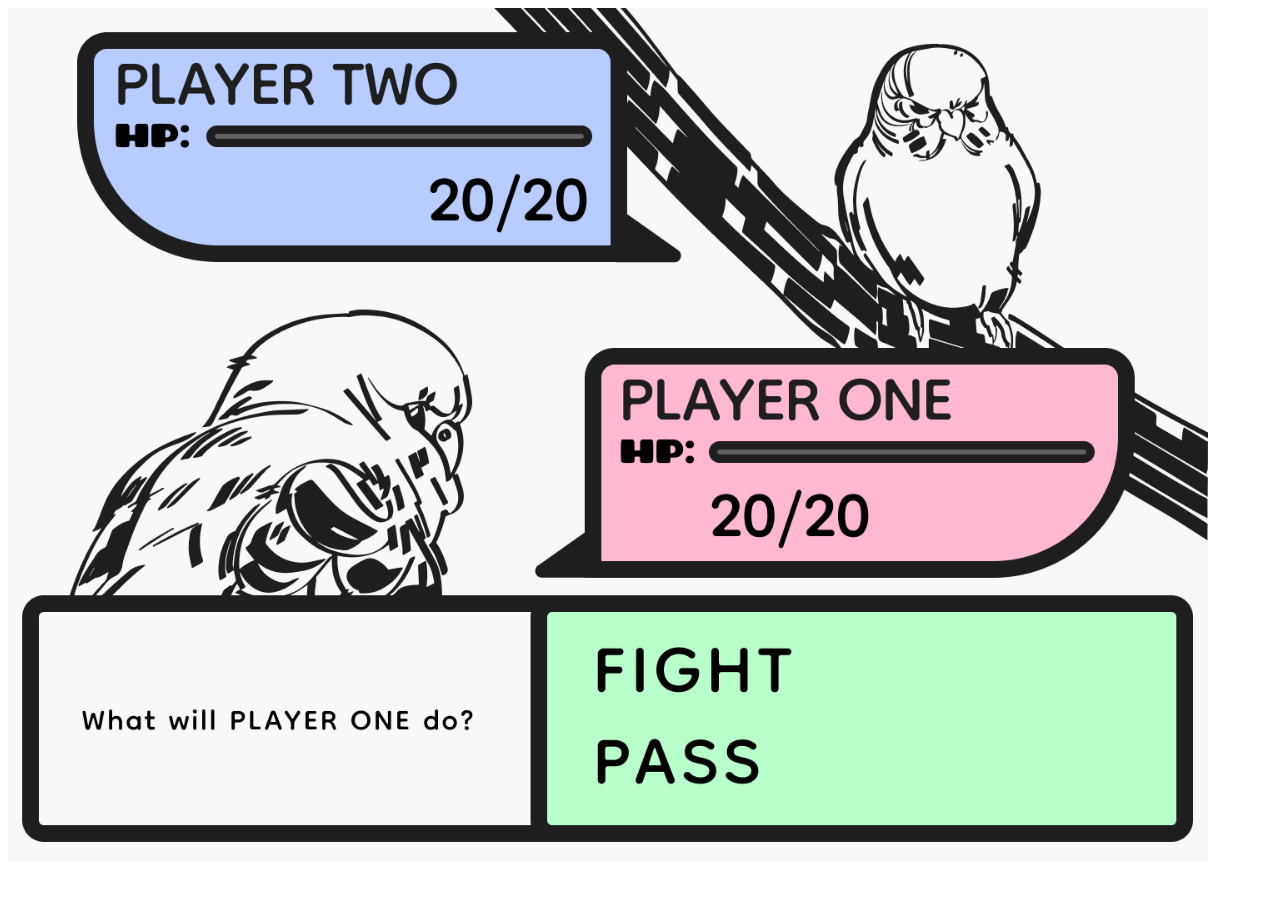
<file: final_comp/index.html>
<!DOCTYPE html>
<html lang="en">
<head>
    <meta charset="UTF-8">
    <meta http-equiv="X-UA-Compatible" content="IE=edge">
    <meta name="viewport" content="width=device-width, initial-scale=1.0">
    <title>Final Comp</title>
    <img src="image/comp.png" width = "1200">
</head>
<body>
    
</body>
</html>
</file>
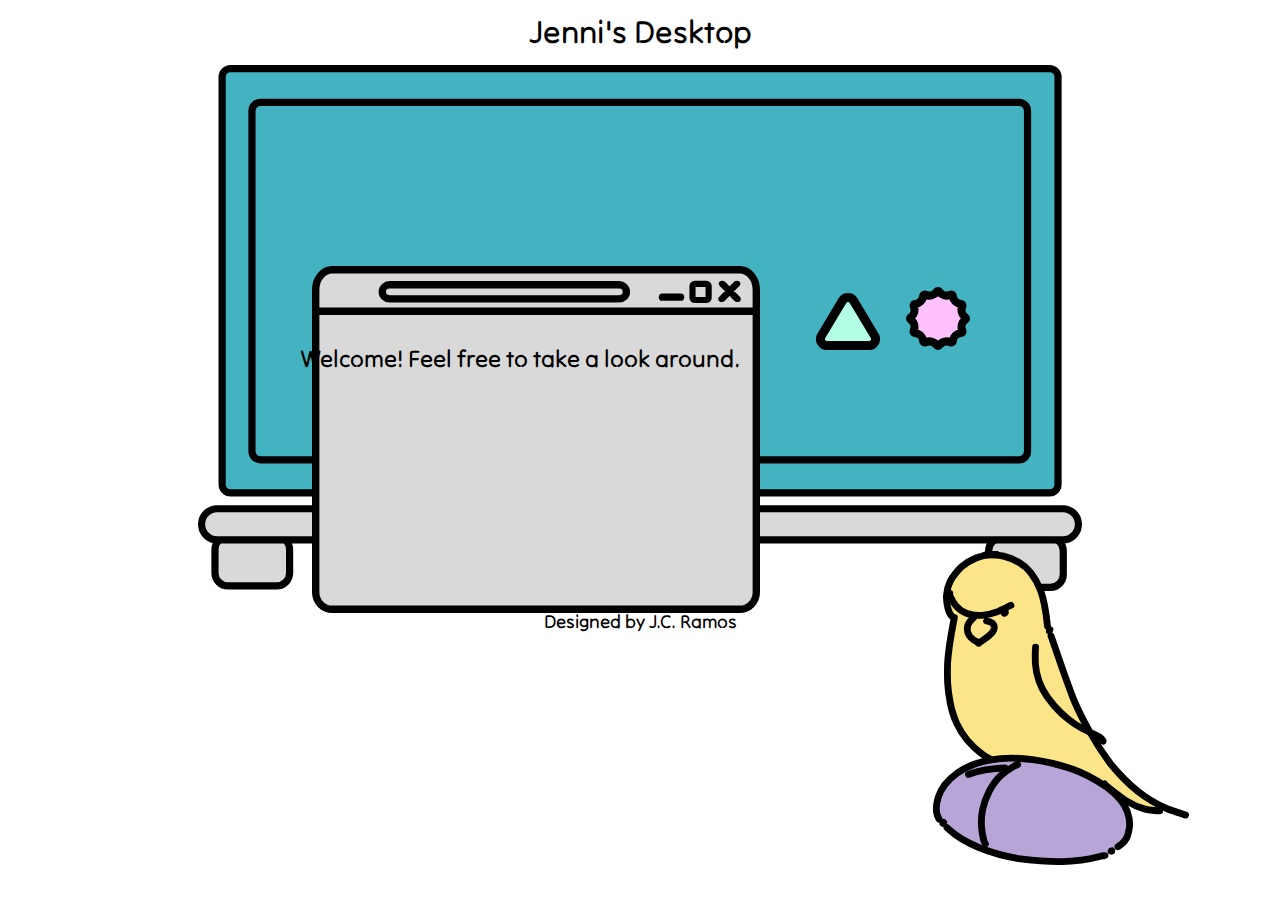
<file: studio_two/index.html>
<!DOCTYPE html>
<html lang="en">

<head>
    <meta charset="UTF-8">
    <meta name="viewport" content="width=device-width, initial-scale=1.0">
    <link rel="preconnect" href="https://fonts.googleapis.com">
    <link rel="preconnect" href="https://fonts.gstatic.com" crossorigin>
    <link href="https://fonts.googleapis.com/css2?family=Chango&family=Dongle:wght@300;400;700&family=Roboto+Flex:opsz,wght@8..144,300;8..144,400;8..144,500&display=swap" rel="stylesheet">
    <link href="https://fonts.googleapis.com/css2?family=Montserrat:ital,wght@0,300;0,400;1,300&family=Tilt+Neon&display=swap" rel="stylesheet">
    <title>Jenni's Desktop</title>

    <link href="styles.css" rel="stylesheet">
    <script src="script.js" defer></script>
</head>

<body>
    <h1>Jenni's Desktop</h1>
    <main>
       <img src="images/computer.svg" alt="Desktop" class="computer">
        <a><img src="images/window.svg" alt="Window" class="window"></a>
        <h2>Welcome! Feel free to take a look around.</h2> 
        <a><img src="images/art.svg" alt="Art Program Start" class="art" id="one"></a>
        <a><img src="images/games.svg" alt="Games Button" class="games" id="two"></a>
        <a><img src="images/bird.svg" alt="Nano" class="bird" id="three"></a>
    <div id="ol-one" class="overlay-one hidden">
        <img src="images/window.svg" alt="Window" class= "window">
        <img src="images/clip.png" alt="Clip Studio Paint" class="clip">
    </div>
    <div id="ol-two" class="overlay-two hidden">
        <img src="images/window.svg" alt="Window" class= "window">
        <img src="images/cactus.png" alt="Nopales" class="nopales">
    </div>
    <div id="ol-three" class="overlay-three hidden">
        <img src="images/window.svg" alt="Window" class= "window">
        <iframe width="285" height="285" src="images/Nano.mp4" allowfullscreen></iframe>
    </div>
</main>
    <footer>
        <h3>Designed by J.C. Ramos</h3>
    </footer>
<!-- //change the overlay sizing
//change the order of overlays   -->
</body>


</html>
</file>
<file: studio_two/styles.css>
body {
    font-family: arial;
    color: black;
    line-height: 1.4em;
}
h1 { 
    font-family: 'Tilt Neon', cursive;
    color: black;
    text-align: center;
}
h2 {
    font-family: 'Tilt Neon', cursive;
    position: absolute;
    bottom: 510px;
    right: 540px;
}
h3 {
    font-family: 'Tilt Neon', cursive;
    color: black;
    text-align: center;
}
.computer {
    display: block;
    position: relative;
    margin-left: auto;
    margin-right: auto;
    width: 70%;
}
.art {
    display: block;
    position: absolute;
    bottom: 550px;
    right: 310px;
    margin-left: auto;
    margin-right: auto;
    width: 5%;
    animation-duration: 2s;
    animation-iteration-count: infinite;
    transform-origin: bottom;
}
.games {
    display: block;
    position: absolute;
    bottom: 550px;
    right: 400px;
    margin: auto;
    width: 5%;
    animation-duration: 2s;
    animation-iteration-count: infinite;
    transform-origin: bottom;
}
.bird {
    display: block;
    position: absolute;
    bottom: 35px;
    right: 91px;
    margin: auto;
    width: 20%;
}
.window {
    border-style:none;
    display: block;
    position: absolute;
    bottom: 287px;
    right: 520px;
    margin-left: auto;
    margin-right: auto;
    width: 35%;
}
iframe {
    position: absolute;
    border-style: solid;
    border-width: 8px;
    border-radius: 15px;
    border-color: black;
    bottom: 300px;
    right: 608px;
}
.clip {
    border-style: solid;
    border-width: 8px;
    border-radius: 15px;
    border-color: black;
    display: block;
    position: absolute;
    bottom: 300px;
    right: 596px;
    margin-left: auto;
    margin-right: auto;
    width: 22%;   
}
.nopales {
    border-style: solid;
    border-width: 8px;
    border-radius: 15px;
    border-color: black;
    display: block;
    position: absolute;
    bottom: 320px;
    right: 610px;
    margin-left: auto;
    margin-right: auto;
    width: 33%;   
}
.hidden {
    visibility: hidden;
    opacity: 0;
}
.showing {
    visibility: visible;
    opacity: 1;
}
.overlay-one {
    position: absolute;
    top: 0;
    left: 0;
    width: 100vw;
    height: 100vh;
    transition-property: visibility, opacity;
    transition-duration: .5s;
    transition-timing-function: ease;
}
.overlay-two {
    position: absolute;
    top: 0;
    left: 0;
    width: 100vw;
    height: 100vh;
    transition-property: visibility, opacity;
    transition-duration: .5s;
    transition-timing-function: ease;
}
.overlay-three {
    position: absolute;
    top: 0;
    left: 0;
    width: 100vw;
    height: 100vh;
    transition-property: visibility, opacity;
    transition-duration: .5s;
    transition-timing-function: ease;
}
.art:hover {
    animation-name: bounce;
    animation-timing-function: ease;
}
.games:hover {
    animation-name: bounce;
    animation-timing-function: ease;
}
.bird:hover {
    animation: shake 0.5s;
    animation-iteration-count: infinite;
}
@keyframes bounce {
  0%   { transform: translateY(0); }
  50%  { transform: translateY(-20px); }
  100% { transform: translateY(0); }
}
@keyframes shake {
    0% { transform: translate(0, 0) rotate(0deg); }
    25% { transform: translate(5px, 5px) rotate(5deg); }
    50% { transform: translate(0, 0) rotate(0deg); }
    75% { transform: translate(-5px, 5px) rotate(-5deg); }
    100% { transform: translate(0, 0) rotate(0deg); }
 }
</file>
